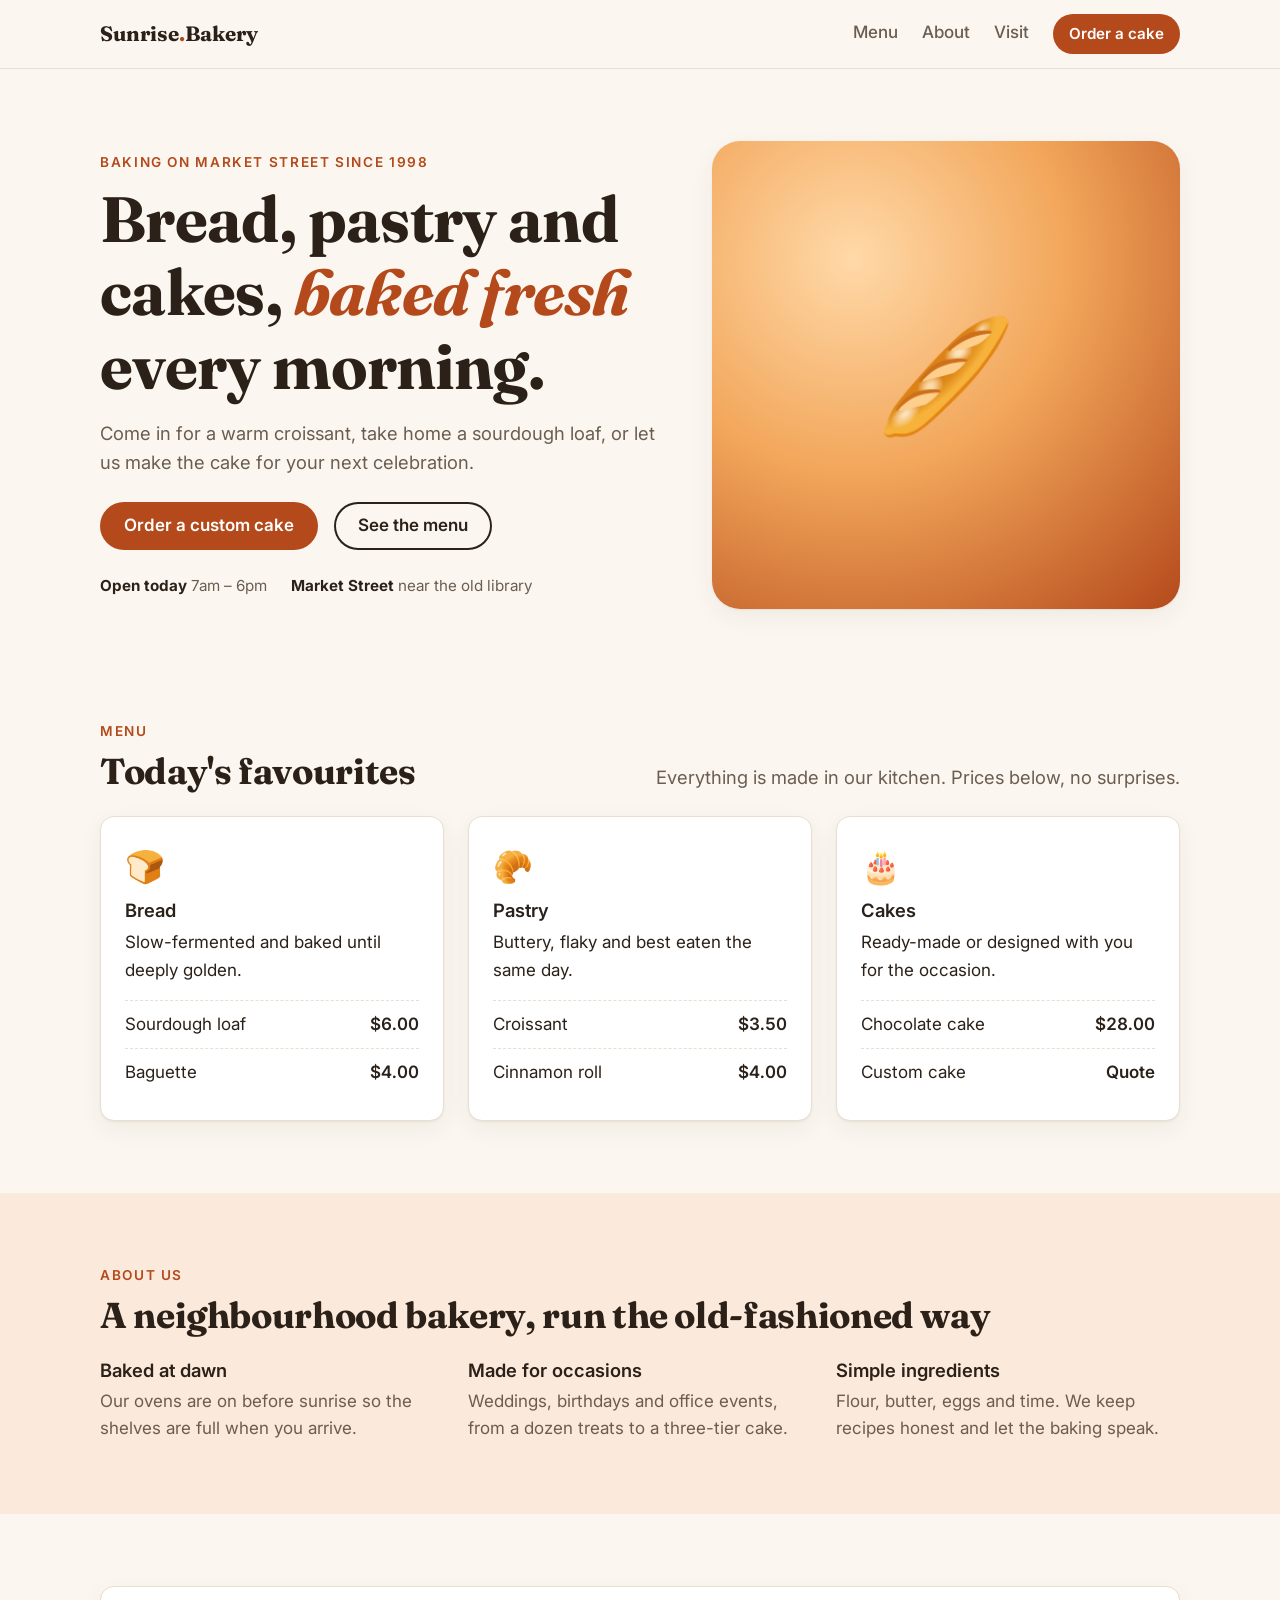
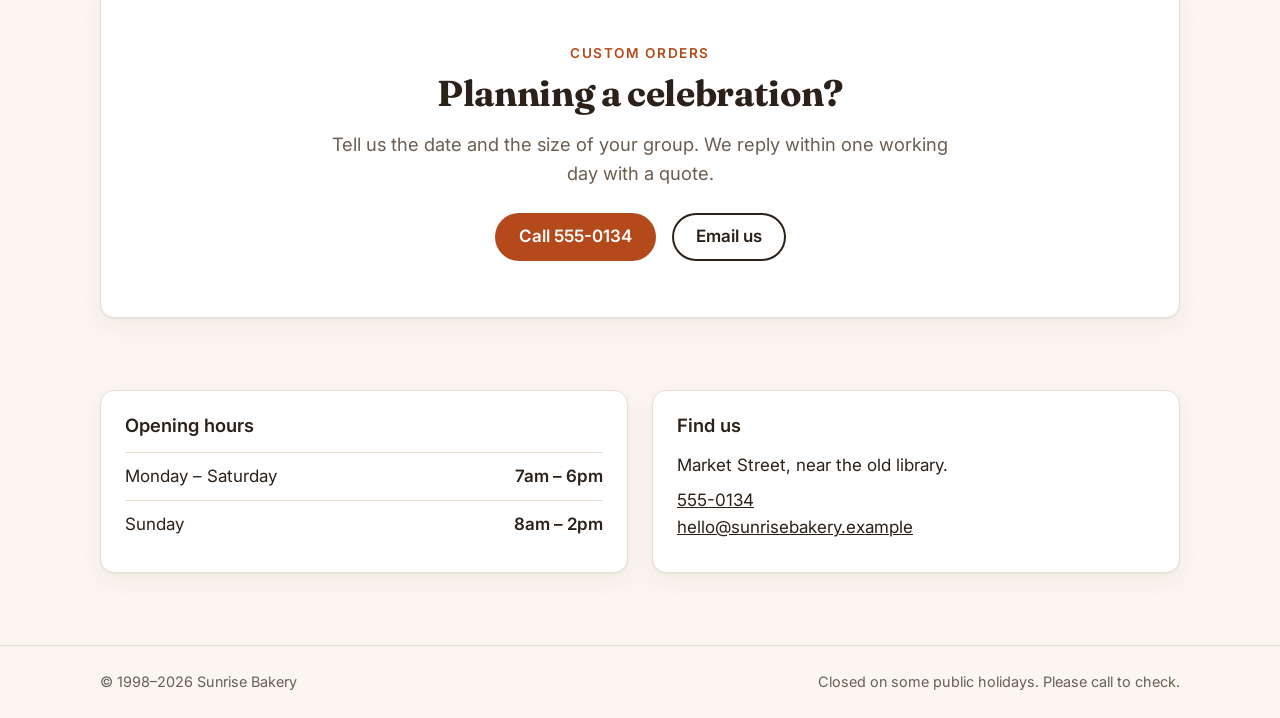
<file: ui-redesign/after/index.html>
<!DOCTYPE html>
<html lang="en">
<head>
<meta charset="utf-8">
<meta name="viewport" content="width=device-width, initial-scale=1">
<title>Sunrise Bakery · Fresh bread and cakes on Market Street</title>
<meta name="description" content="Family bakery on Market Street. Sourdough, pastries and custom cakes, baked fresh every morning since 1998.">
<link rel="preconnect" href="https://fonts.googleapis.com">
<link rel="preconnect" href="https://fonts.gstatic.com" crossorigin>
<link href="https://fonts.googleapis.com/css2?family=Fraunces:ital,wght@0,600;0,700;1,600&family=Inter:wght@400;500;600&display=swap" rel="stylesheet">
<link rel="stylesheet" href="styles.css">
</head>
<body>

<header class="site-header">
  <div class="container header-inner">
    <a class="brand" href="#top">Sunrise<span>.</span>Bakery</a>
    <nav class="nav" aria-label="Main">
      <a href="#menu">Menu</a>
      <a href="#about">About</a>
      <a href="#visit">Visit</a>
      <a class="btn small" href="#order">Order a cake</a>
    </nav>
  </div>
</header>

<main id="top">
  <section class="hero">
    <div class="container hero-grid">
      <div>
        <p class="eyebrow">Baking on Market Street since 1998</p>
        <h1>Bread, pastry and cakes, <em>baked fresh</em> every morning.</h1>
        <p class="lead">Come in for a warm croissant, take home a sourdough loaf, or let us make the cake for your next celebration.</p>
        <div class="actions">
          <a class="btn" href="#order">Order a custom cake</a>
          <a class="btn secondary" href="#menu">See the menu</a>
        </div>
        <div class="facts">
          <span><strong>Open today</strong> 7am – 6pm</span>
          <span><strong>Market Street</strong> near the old library</span>
        </div>
      </div>
      <div class="hero-art" role="img" aria-label="Illustration of a fresh loaf of bread">🥖</div>
    </div>
  </section>

  <section class="section" id="menu">
    <div class="container">
      <div class="section-head">
        <div>
          <p class="eyebrow">Menu</p>
          <h2>Today's favourites</h2>
        </div>
        <p class="lead">Everything is made in our kitchen. Prices below, no surprises.</p>
      </div>
      <div class="grid">
        <article class="card">
          <span class="emoji" aria-hidden="true">🍞</span>
          <h3>Bread</h3>
          <p>Slow-fermented and baked until deeply golden.</p>
          <ul>
            <li><span>Sourdough loaf</span><span>$6.00</span></li>
            <li><span>Baguette</span><span>$4.00</span></li>
          </ul>
        </article>
        <article class="card">
          <span class="emoji" aria-hidden="true">🥐</span>
          <h3>Pastry</h3>
          <p>Buttery, flaky and best eaten the same day.</p>
          <ul>
            <li><span>Croissant</span><span>$3.50</span></li>
            <li><span>Cinnamon roll</span><span>$4.00</span></li>
          </ul>
        </article>
        <article class="card">
          <span class="emoji" aria-hidden="true">🎂</span>
          <h3>Cakes</h3>
          <p>Ready-made or designed with you for the occasion.</p>
          <ul>
            <li><span>Chocolate cake</span><span>$28.00</span></li>
            <li><span>Custom cake</span><span>Quote</span></li>
          </ul>
        </article>
      </div>
    </div>
  </section>

  <section class="section band" id="about">
    <div class="container">
      <p class="eyebrow">About us</p>
      <h2>A neighbourhood bakery, run the old-fashioned way</h2>
      <div class="points">
        <div>
          <h3>Baked at dawn</h3>
          <p>Our ovens are on before sunrise so the shelves are full when you arrive.</p>
        </div>
        <div>
          <h3>Made for occasions</h3>
          <p>Weddings, birthdays and office events, from a dozen treats to a three-tier cake.</p>
        </div>
        <div>
          <h3>Simple ingredients</h3>
          <p>Flour, butter, eggs and time. We keep recipes honest and let the baking speak.</p>
        </div>
      </div>
    </div>
  </section>

  <section class="section" id="order">
    <div class="container">
      <div class="card" style="text-align:center; padding: 56px 24px;">
        <p class="eyebrow">Custom orders</p>
        <h2>Planning a celebration?</h2>
        <p class="lead" style="margin: 16px auto 0;">Tell us the date and the size of your group. We reply within one working day with a quote.</p>
        <div class="actions" style="justify-content:center;">
          <a class="btn" href="tel:+15550134">Call 555-0134</a>
          <a class="btn secondary" href="mailto:hello@sunrisebakery.example">Email us</a>
        </div>
      </div>
    </div>
  </section>

  <section class="section" id="visit" style="padding-top:0;">
    <div class="container visit">
      <div class="card">
        <h3>Opening hours</h3>
        <table class="hours">
          <tr><th scope="row">Monday – Saturday</th><td>7am – 6pm</td></tr>
          <tr><th scope="row">Sunday</th><td>8am – 2pm</td></tr>
        </table>
      </div>
      <div class="card">
        <h3>Find us</h3>
        <p style="margin-top:16px;">Market Street, near the old library.</p>
        <p style="margin-top:8px;"><a href="tel:+15550134">555-0134</a><br><a href="mailto:hello@sunrisebakery.example">hello@sunrisebakery.example</a></p>
      </div>
    </div>
  </section>
</main>

<footer class="site-footer">
  <div class="container footer-inner">
    <span>© 1998–2026 Sunrise Bakery</span>
    <span>Closed on some public holidays. Please call to check.</span>
  </div>
</footer>

</body>
</html>
</file>
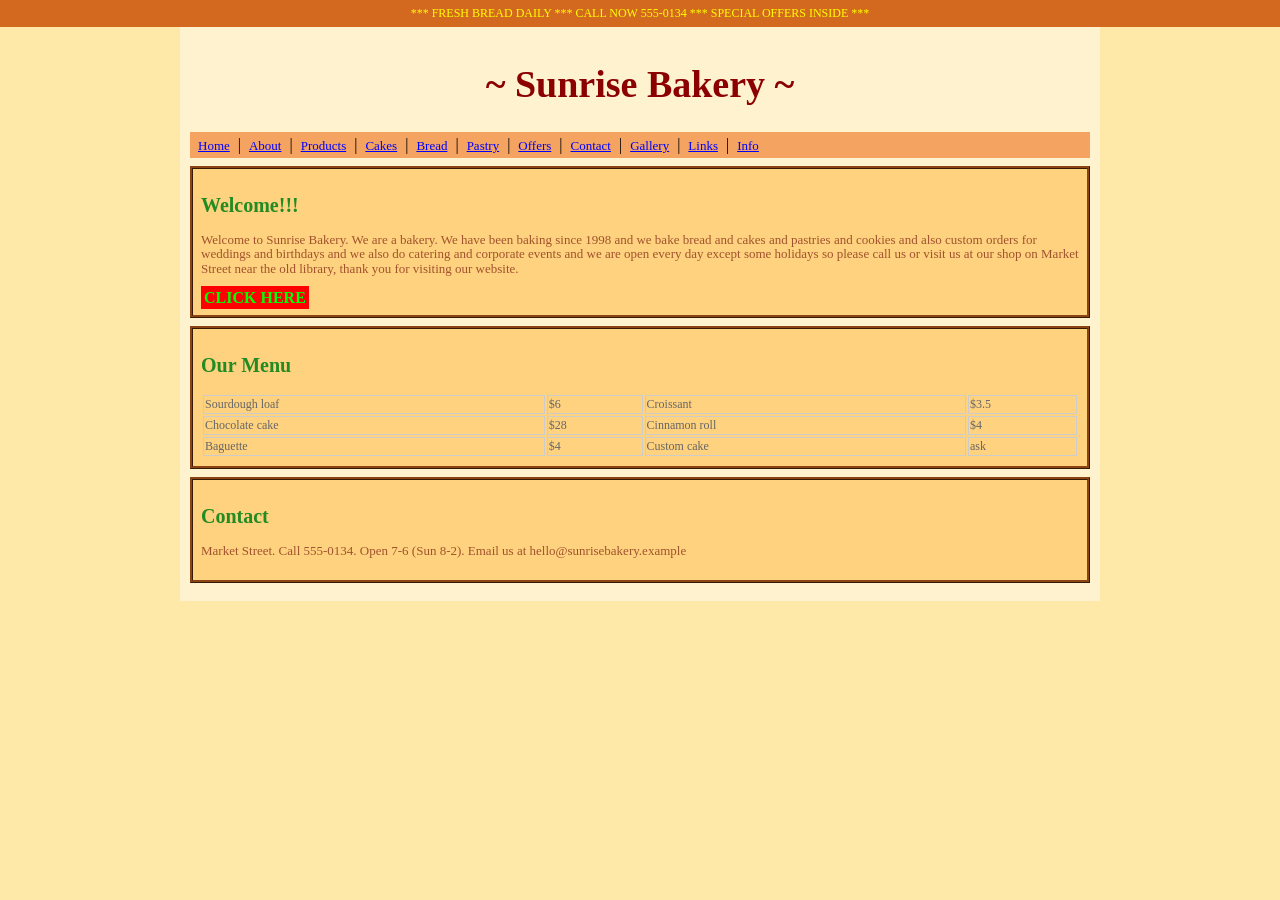
<file: ui-redesign/before/index.html>
<!DOCTYPE html>
<html>
<head>
<meta charset="utf-8">
<title>Sunrise Bakery</title>
<!-- BASELINE: a typical dated small-business site, kept intentionally flawed for the redesign case study -->
<style>
  body { background:#ffe9a8; font-family:"Times New Roman", serif; margin:0; }
  .top { background:#d2691e; color:#ff0; padding:6px; text-align:center; font-size:12px; }
  .wrap { width:900px; margin:0 auto; background:#fff3cf; padding:10px; }
  h1 { color:#8b0000; font-size:38px; text-align:center; font-family:Comic Sans MS, cursive; }
  .nav a { color:#00f; margin:0 4px; font-size:13px; }
  .nav { background:#f4a460; padding:4px; }
  p { font-size:13px; color:#a0522d; line-height:1.1; }
  .box { border:3px ridge #8b4513; padding:8px; margin:8px 0; background:#ffd27f; }
  h2 { color:#228b22; font-size:20px; }
  td { font-size:12px; color:#666; border:1px solid #ccc; }
  .btn { background:#ff0000; color:#00ff00; font-weight:bold; padding:3px; }
</style>
</head>
<body>
<div class="top">*** FRESH BREAD DAILY *** CALL NOW 555-0134 *** SPECIAL OFFERS INSIDE ***</div>
<div class="wrap">
  <h1>~ Sunrise Bakery ~</h1>
  <div class="nav">
    <a href="#">Home</a> | <a href="#">About</a> | <a href="#">Products</a> | <a href="#">Cakes</a> | <a href="#">Bread</a> | <a href="#">Pastry</a> | <a href="#">Offers</a> | <a href="#">Contact</a> | <a href="#">Gallery</a> | <a href="#">Links</a> | <a href="#">Info</a>
  </div>
  <div class="box">
    <h2>Welcome!!!</h2>
    <p>Welcome to Sunrise Bakery. We are a bakery. We have been baking since 1998 and we bake bread and cakes and pastries and cookies and also custom orders for weddings and birthdays and we also do catering and corporate events and we are open every day except some holidays so please call us or visit us at our shop on Market Street near the old library, thank you for visiting our website.</p>
    <span class="btn">CLICK HERE</span>
  </div>
  <div class="box">
    <h2>Our Menu</h2>
    <table width="100%">
      <tr><td>Sourdough loaf</td><td>$6</td><td>Croissant</td><td>$3.5</td></tr>
      <tr><td>Chocolate cake</td><td>$28</td><td>Cinnamon roll</td><td>$4</td></tr>
      <tr><td>Baguette</td><td>$4</td><td>Custom cake</td><td>ask</td></tr>
    </table>
  </div>
  <div class="box">
    <h2>Contact</h2>
    <p>Market Street. Call 555-0134. Open 7-6 (Sun 8-2). Email us at hello@sunrisebakery.example</p>
  </div>
</div>
</body>
</html>
</file>
<file: ui-redesign/after/styles.css>
:root {
  /* Palette: warm neutrals + one accent, all text pairs pass WCAG AA */
  --bg: #fbf7f0;
  --surface: #ffffff;
  --ink: #2b2118;
  --muted: #6b5d50;
  --line: #eadfce;
  --accent: #b4491b;
  --accent-dark: #8f3911;
  --accent-soft: #fbe9dc;

  --radius: 14px;
  --shadow: 0 1px 2px rgba(43, 33, 24, .06), 0 8px 24px rgba(43, 33, 24, .06);

  /* 8px spacing scale */
  --s1: 8px; --s2: 16px; --s3: 24px; --s4: 40px; --s5: 72px;
}

* { box-sizing: border-box; }
html { scroll-behavior: smooth; }

body {
  margin: 0;
  background: var(--bg);
  color: var(--ink);
  font: 400 17px/1.6 "Inter", system-ui, -apple-system, "Segoe UI", Roboto, sans-serif;
  -webkit-font-smoothing: antialiased;
}

h1, h2, h3 { font-family: "Fraunces", Georgia, "Times New Roman", serif; line-height: 1.15; margin: 0; letter-spacing: -.01em; }
h1 { font-size: clamp(2.4rem, 6vw, 4rem); }
h2 { font-size: clamp(1.6rem, 3.5vw, 2.25rem); }
h3 { font-size: 1.15rem; font-family: inherit; font-weight: 600; letter-spacing: 0; }
p { margin: 0; }

a { color: inherit; }
:focus-visible { outline: 3px solid var(--accent); outline-offset: 3px; border-radius: 6px; }

.container { width: min(1080px, 100% - 2 * var(--s3)); margin-inline: auto; }
.section { padding-block: var(--s5); }
.eyebrow { color: var(--accent); font-weight: 600; font-size: .85rem; letter-spacing: .12em; text-transform: uppercase; margin-bottom: var(--s1); }
.lead { color: var(--muted); font-size: 1.15rem; max-width: 52ch; }

/* Header: 4 links + 1 clear call to action */
.site-header { position: sticky; top: 0; z-index: 10; background: rgba(251, 247, 240, .92); backdrop-filter: blur(8px); border-bottom: 1px solid var(--line); }
.header-inner { display: flex; align-items: center; justify-content: space-between; min-height: 68px; gap: var(--s3); }
.brand { font-family: "Fraunces", Georgia, serif; font-weight: 700; font-size: 1.3rem; text-decoration: none; }
.brand span { color: var(--accent); }
.nav { display: flex; align-items: center; gap: var(--s3); }
.nav a:not(.btn) { text-decoration: none; color: var(--muted); font-weight: 500; padding-block: 6px; border-bottom: 2px solid transparent; }
.nav a:not(.btn):hover { color: var(--ink); border-color: var(--accent); }

.btn { display: inline-flex; align-items: center; justify-content: center; min-height: 48px; padding: 0 var(--s3); border-radius: 999px; background: var(--accent); color: #fff; font-weight: 600; text-decoration: none; transition: background .15s, transform .15s; }
.btn:hover { background: var(--accent-dark); transform: translateY(-1px); }
.btn.secondary { background: transparent; color: var(--ink); box-shadow: inset 0 0 0 2px var(--ink); }
.btn.secondary:hover { background: var(--ink); color: #fff; }
.btn.small { min-height: 40px; padding: 0 var(--s2); font-size: .95rem; }

/* Hero */
.hero { padding-block: var(--s5) var(--s4); }
.hero-grid { display: grid; grid-template-columns: 1.1fr .9fr; gap: var(--s4); align-items: center; }
.hero h1 { margin-bottom: var(--s2); }
.hero h1 em { color: var(--accent); font-style: italic; }
.actions { display: flex; flex-wrap: wrap; gap: var(--s2); margin-top: var(--s3); }
.hero-art { aspect-ratio: 1 / 1; border-radius: 28px; background: radial-gradient(circle at 30% 25%, #ffd9a8 0, #f2a65a 45%, #b4491b 100%); box-shadow: var(--shadow); display: grid; place-items: center; font-size: 7rem; }
.facts { display: flex; flex-wrap: wrap; gap: var(--s3); margin-top: var(--s3); color: var(--muted); font-size: .95rem; }
.facts strong { color: var(--ink); }

/* Menu cards */
.section-head { display: flex; justify-content: space-between; align-items: end; gap: var(--s3); margin-bottom: var(--s3); flex-wrap: wrap; }
.grid { display: grid; grid-template-columns: repeat(3, 1fr); gap: var(--s3); }
.card { background: var(--surface); border: 1px solid var(--line); border-radius: var(--radius); padding: var(--s3); box-shadow: var(--shadow); }
.card h3 { margin-bottom: var(--s1); }
.card .emoji { font-size: 2rem; display: block; margin-bottom: var(--s1); }
.card ul { list-style: none; padding: 0; margin: var(--s2) 0 0; }
.card li { display: flex; justify-content: space-between; gap: var(--s2); padding-block: 10px; border-top: 1px dashed var(--line); }
.card li span:last-child { font-weight: 600; font-variant-numeric: tabular-nums; }

/* Why us */
.band { background: var(--accent-soft); }
.points { display: grid; grid-template-columns: repeat(3, 1fr); gap: var(--s3); margin-top: var(--s3); }
.points h3 { margin-bottom: 6px; }
.points p { color: var(--muted); }

/* Visit */
.visit { display: grid; grid-template-columns: 1fr 1fr; gap: var(--s3); }
.hours { width: 100%; border-collapse: collapse; margin-top: var(--s2); }
.hours th, .hours td { text-align: left; padding: 10px 0; border-top: 1px solid var(--line); font-weight: 400; }
.hours td { text-align: right; font-weight: 600; }

.site-footer { border-top: 1px solid var(--line); padding-block: var(--s3); color: var(--muted); font-size: .9rem; }
.footer-inner { display: flex; justify-content: space-between; flex-wrap: wrap; gap: var(--s2); }

/* Tablet & mobile */
@media (max-width: 860px) {
  .hero-grid, .visit { grid-template-columns: 1fr; }
  .grid, .points { grid-template-columns: 1fr; }
  .hero-art { max-width: 320px; }
  .nav a:not(.btn) { display: none; }  /* keep the primary CTA reachable on small screens */
  .section { padding-block: var(--s4); }
}

@media (prefers-reduced-motion: reduce) {
  html { scroll-behavior: auto; }
  .btn { transition: none; }
}
</file>
